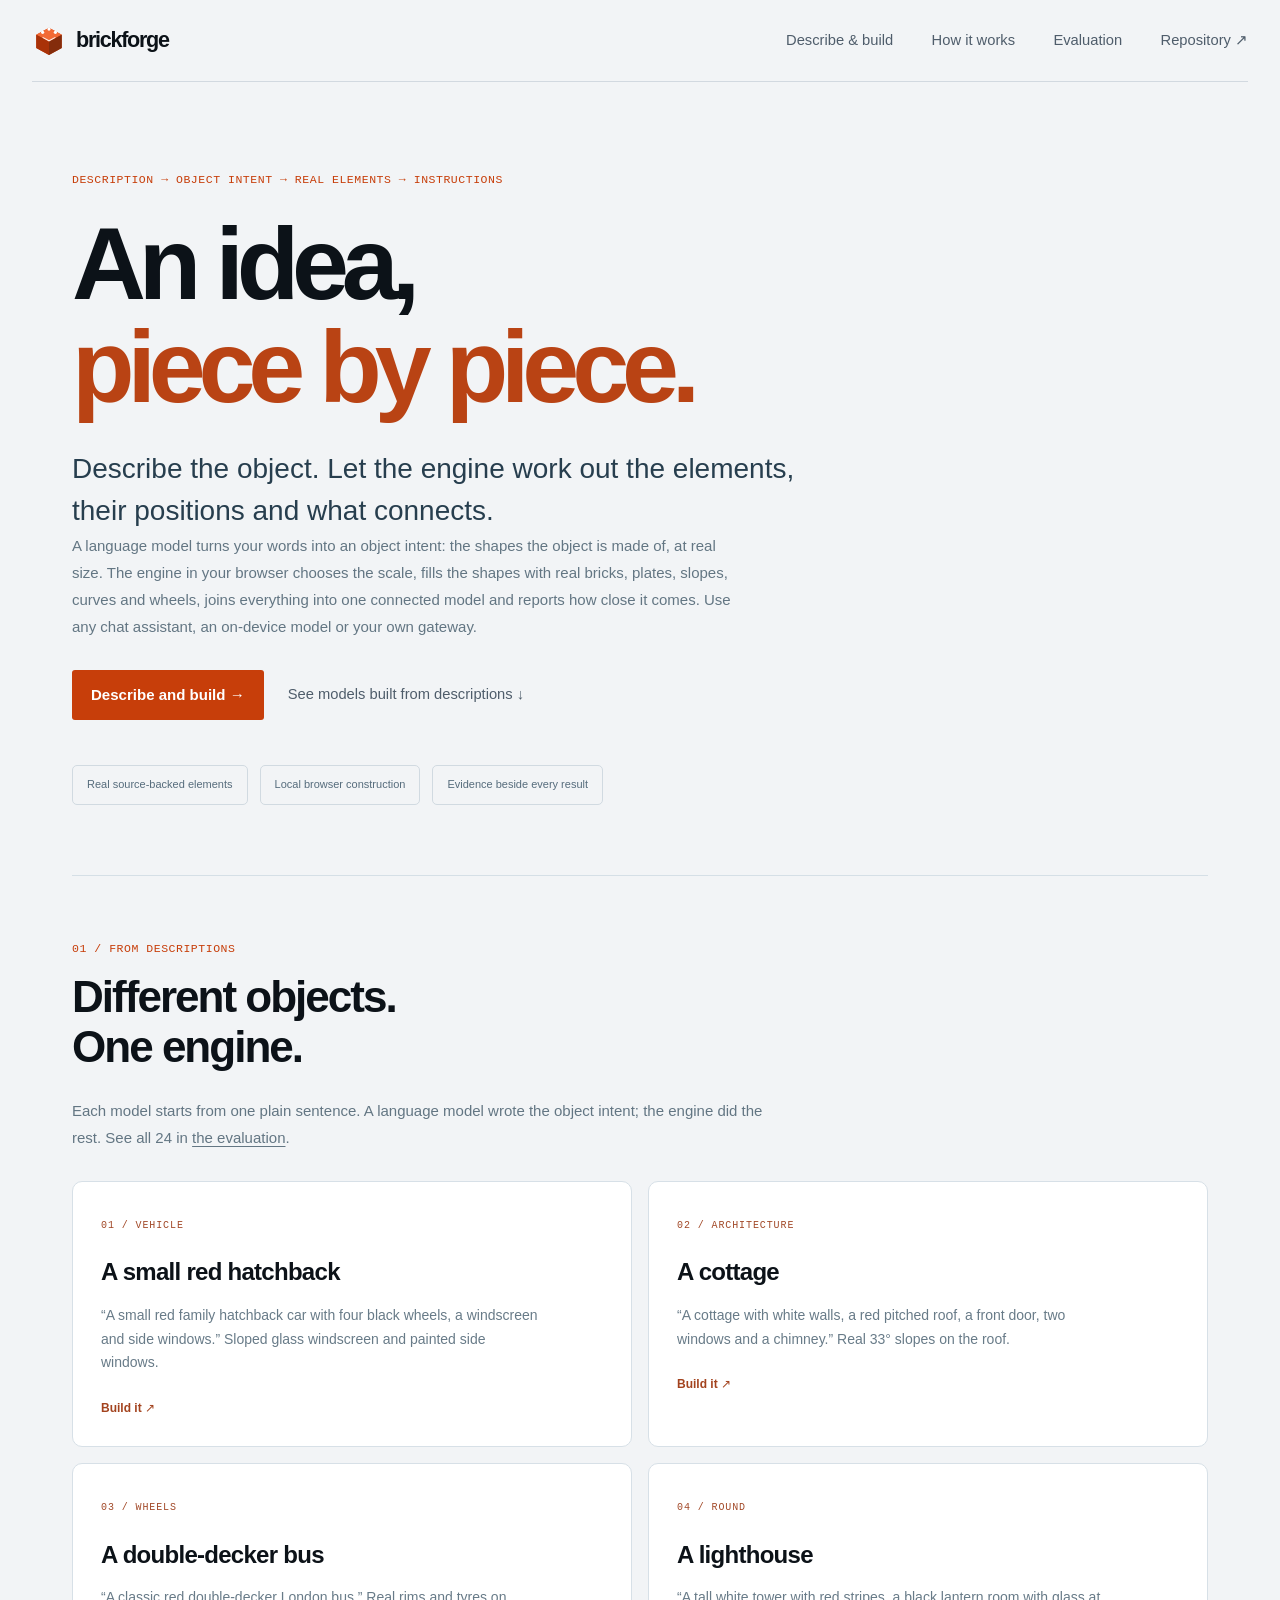
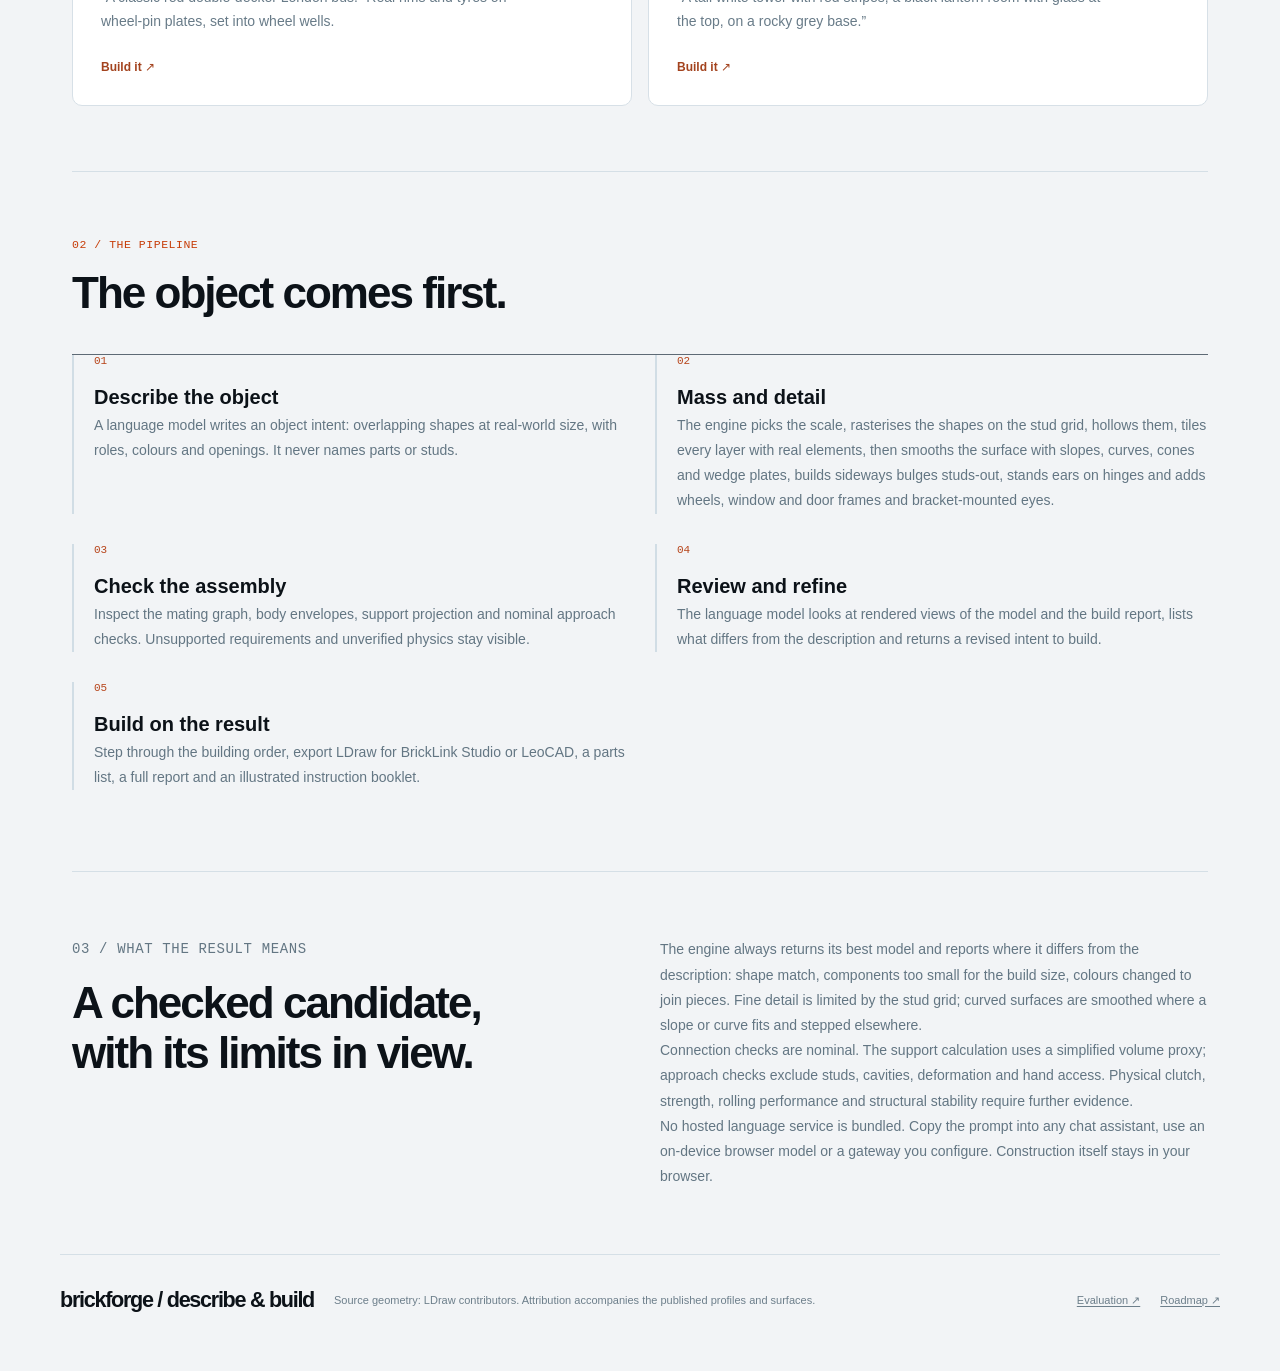
<file: docs/index.html>
<!doctype html><html lang="en"><head><meta charset="utf-8"><meta name="viewport" content="width=device-width,initial-scale=1"><meta name="description" content="Describe an object and get a buildable model of real brick elements, with a parts list and step-by-step instructions."><title>BrickForge — An idea, piece by piece</title><link rel="stylesheet" href="./assets/site.css?v=059b51e9d8f0"><link rel="stylesheet" href="./assets/home.css?v=059b51e9d8f0"><link rel="icon" href="./assets/mark.svg" type="image/svg+xml"></head><body><a class="skip-link" href="#main">Skip to content</a><header class="site-header"><a class="brand" href="./index.html?v=059b51e9d8f0"><img src="./assets/mark.svg" width="34" height="34" alt=""><span>brickforge</span></a><nav class="main-nav" aria-label="Main navigation"><a href="./studio.html?v=059b51e9d8f0">Describe &amp; build</a><a href="#method">How it works</a><a href="https://github.com/descalzi/brickforge/blob/main/docs/intent-evaluation.md">Evaluation</a><a href="https://github.com/descalzi/brickforge">Repository ↗</a></nav></header><main id="main" class="home-main"><section class="home-hero"><p class="section-index">DESCRIPTION → OBJECT INTENT → REAL ELEMENTS → INSTRUCTIONS</p><h1>An idea,<br><span>piece by piece.</span></h1><p class="home-lead">Describe the object. Let the engine work out the elements, their positions and what connects.</p><p class="home-copy">A language model turns your words into an object intent: the shapes the object is made of, at real size. The engine in your browser chooses the scale, fills the shapes with real bricks, plates, slopes, curves and wheels, joins everything into one connected model and reports how close it comes. Use any chat assistant, an on-device model or your own gateway.</p><div class="home-actions"><a class="button button-primary" href="./studio.html?example=hatchback-car&run=1&v=059b51e9d8f0">Describe and build →</a><a class="text-link" href="#examples">See models built from descriptions ↓</a></div><div class="home-proof"><span>Real source-backed elements</span><span>Local browser construction</span><span>Evidence beside every result</span></div></section><section id="examples" class="home-section"><div class="home-section-title"><p class="section-index">01 / FROM DESCRIPTIONS</p><h2>Different objects.<br>One engine.</h2><p>Each model starts from one plain sentence. A language model wrote the object intent; the engine did the rest. See all 24 in <a href="https://github.com/descalzi/brickforge/blob/main/docs/intent-evaluation.md">the evaluation</a>.</p></div><div class="brief-grid"><a href="./studio.html?example=hatchback-car&run=1&v=059b51e9d8f0"><span class="brief-index">01 / VEHICLE</span><h3>A small red hatchback</h3><p>“A small red family hatchback car with four black wheels, a windscreen and side windows.” Sloped glass windscreen and painted side windows.</p><strong>Build it ↗</strong></a><a href="./studio.html?example=cottage&run=1&v=059b51e9d8f0"><span class="brief-index">02 / ARCHITECTURE</span><h3>A cottage</h3><p>“A cottage with white walls, a red pitched roof, a front door, two windows and a chimney.” Real 33° slopes on the roof.</p><strong>Build it ↗</strong></a><a href="./studio.html?example=double-decker-bus&run=1&v=059b51e9d8f0"><span class="brief-index">03 / WHEELS</span><h3>A double-decker bus</h3><p>“A classic red double-decker London bus.” Real rims and tyres on wheel-pin plates, set into wheel wells.</p><strong>Build it ↗</strong></a><a href="./studio.html?example=lighthouse&run=1&v=059b51e9d8f0"><span class="brief-index">04 / ROUND</span><h3>A lighthouse</h3><p>“A tall white tower with red stripes, a black lantern room with glass at the top, on a rocky grey base.”</p><strong>Build it ↗</strong></a></div></section><section id="method" class="home-section"><div class="home-section-title"><p class="section-index">02 / THE PIPELINE</p><h2>The object comes first.</h2></div><ol class="method-list"><li><strong>Describe the object</strong><p>A language model writes an object intent: overlapping shapes at real-world size, with roles, colours and openings. It never names parts or studs.</p></li><li><strong>Mass and detail</strong><p>The engine picks the scale, rasterises the shapes on the stud grid, hollows them, tiles every layer with real elements, then smooths the surface with slopes, curves, cones and wedge plates, builds sideways bulges studs-out, stands ears on hinges and adds wheels, window and door frames and bracket-mounted eyes.</p></li><li><strong>Check the assembly</strong><p>Inspect the mating graph, body envelopes, support projection and nominal approach checks. Unsupported requirements and unverified physics stay visible.</p></li><li><strong>Review and refine</strong><p>The language model looks at rendered views of the model and the build report, lists what differs from the description and returns a revised intent to build.</p></li><li><strong>Build on the result</strong><p>Step through the building order, export LDraw for BrickLink Studio or LeoCAD, a parts list, a full report and an illustrated instruction booklet.</p></li></ol></section><section class="home-section home-boundary"><div><p class="section-index">03 / WHAT THE RESULT MEANS</p><h2>A checked candidate,<br>with its limits in view.</h2></div><div><p>The engine always returns its best model and reports where it differs from the description: shape match, components too small for the build size, colours changed to join pieces. Fine detail is limited by the stud grid; curved surfaces are smoothed where a slope or curve fits and stepped elsewhere.</p><p>Connection checks are nominal. The support calculation uses a simplified volume proxy; approach checks exclude studs, cavities, deformation and hand access. Physical clutch, strength, rolling performance and structural stability require further evidence.</p><p>No hosted language service is bundled. Copy the prompt into any chat assistant, use an on-device browser model or a gateway you configure. Construction itself stays in your browser.</p></div></section></main><footer class="home-footer"><a class="brand" href="./studio.html?v=059b51e9d8f0">brickforge / describe &amp; build</a><p>Source geometry: LDraw contributors. Attribution accompanies the published profiles and surfaces.</p><a href="https://github.com/descalzi/brickforge/blob/main/docs/intent-evaluation.md">Evaluation ↗</a><a href="https://github.com/descalzi/brickforge/blob/main/docs/roadmap.md">Roadmap ↗</a></footer></body></html>
</file>
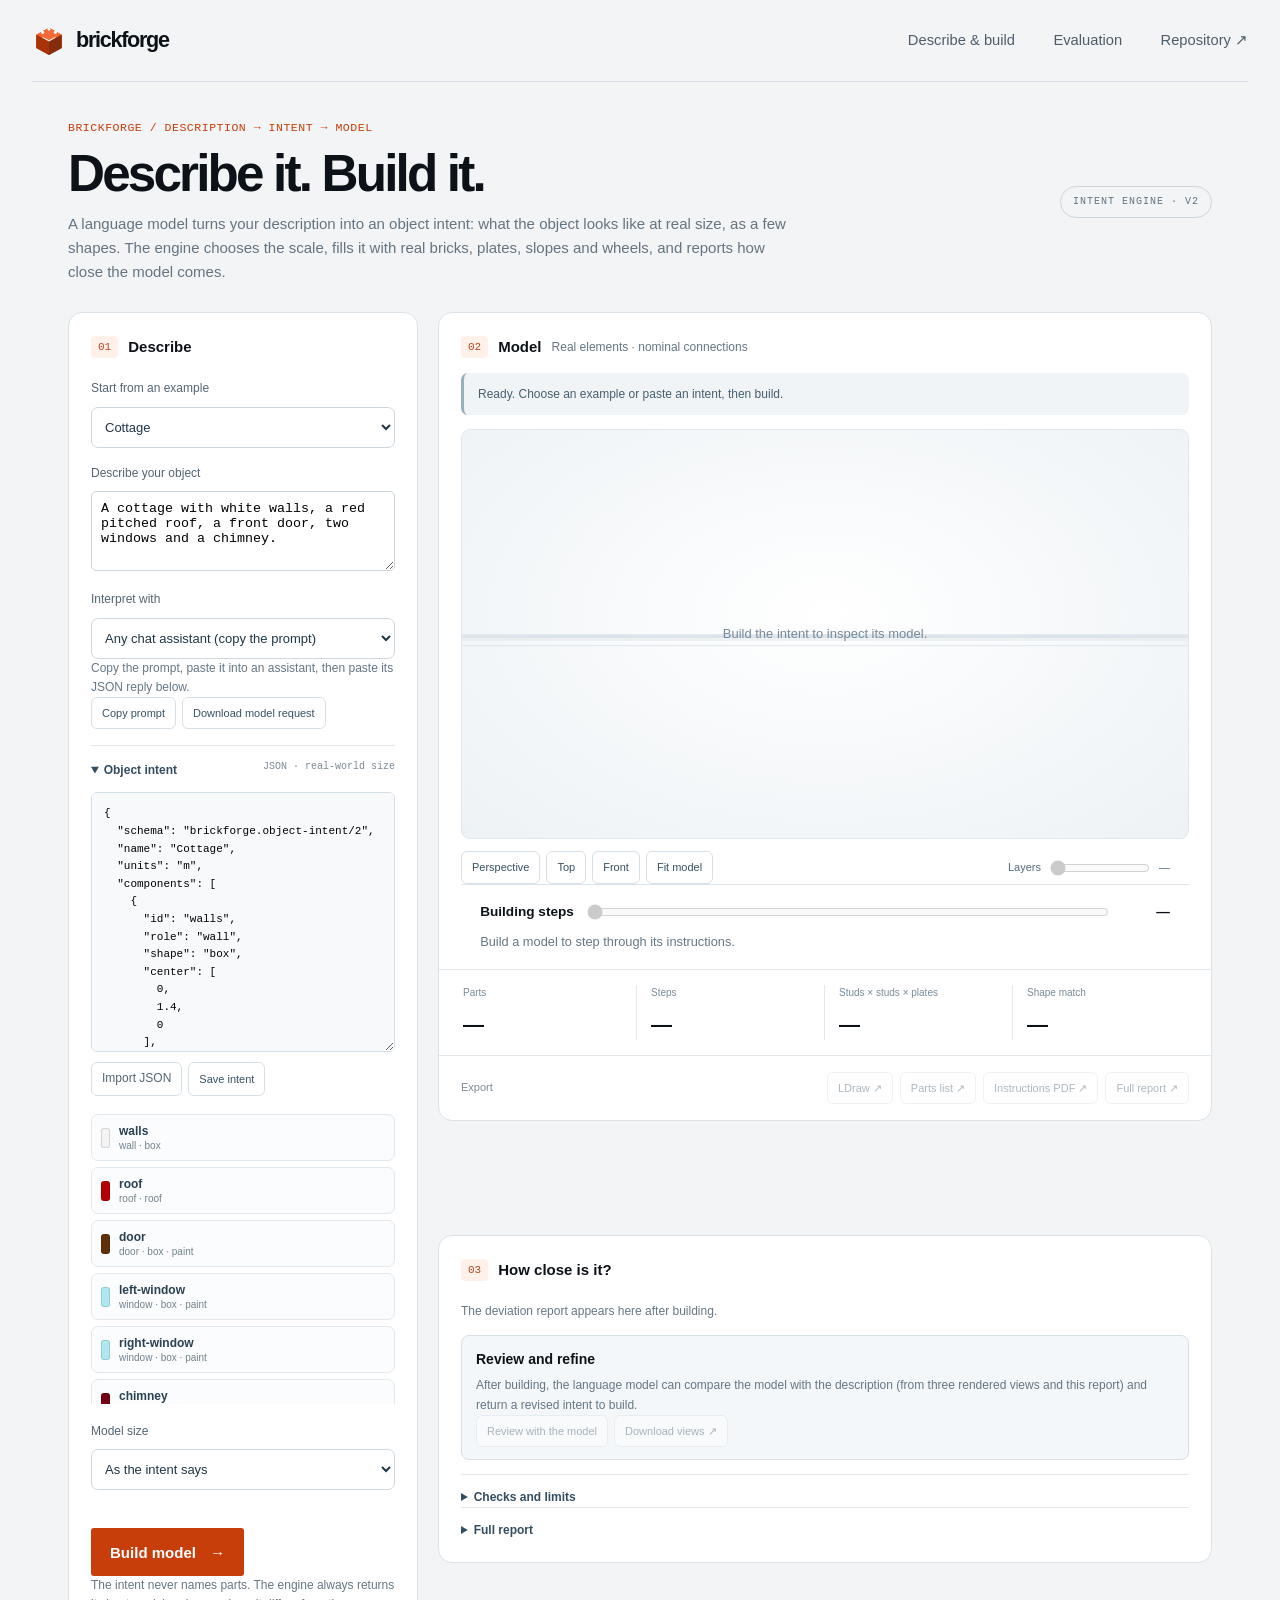
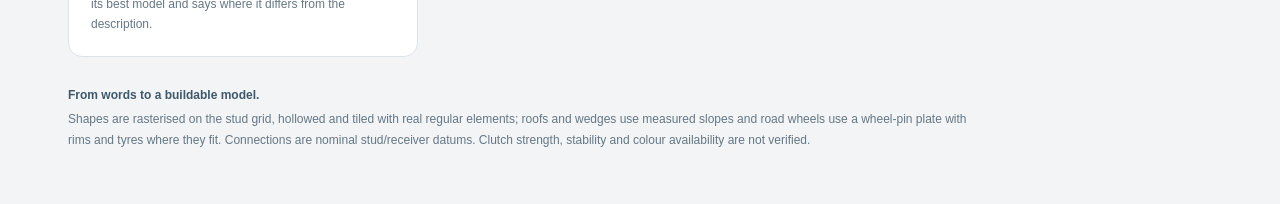
<file: docs/studio.html>
<!doctype html>
<html lang="en"><head><meta charset="utf-8"><meta name="viewport" content="width=device-width,initial-scale=1"><meta name="description" content="Describe an object, let a language model interpret it, and build a connected brick model with instructions in your browser."><title>Describe and build — BrickForge</title><link rel="stylesheet" href="./assets/site.css?v=059b51e9d8f0"><link rel="stylesheet" href="./assets/app.css?v=059b51e9d8f0"><link rel="stylesheet" href="./assets/studio.css?v=059b51e9d8f0"><link rel="icon" href="./assets/mark.svg" type="image/svg+xml"><script type="importmap">{"imports":{"three":"./assets/vendor/three/three.module.min.js?v=059b51e9d8f0","three/addons/controls/OrbitControls.js":"./assets/vendor/three/OrbitControls.js?v=059b51e9d8f0"}}</script></head>
<body><a class="skip-link" href="#main">Skip to content</a><header class="site-header"><a class="brand" href="./index.html?v=059b51e9d8f0"><img src="./assets/mark.svg" width="34" height="34" alt=""><span>brickforge</span></a><nav class="main-nav" aria-label="Main navigation"><a href="./studio.html?v=059b51e9d8f0" aria-current="page">Describe &amp; build</a><a href="https://github.com/descalzi/brickforge/blob/main/docs/intent-evaluation.md">Evaluation</a><a href="https://github.com/descalzi/brickforge">Repository ↗</a></nav></header>
<main id="main" class="studio"><section class="studio-intro"><div><p class="section-index">BRICKFORGE / DESCRIPTION → INTENT → MODEL</p><h1>Describe it. Build it.</h1><p>A language model turns your description into an object intent: what the object looks like at real size, as a few shapes. The engine chooses the scale, fills it with real bricks, plates, slopes and wheels, and reports how close the model comes.</p></div><span class="prototype-tag">INTENT ENGINE · V2</span></section>
<div class="studio-layout"><aside class="design-panel">
<div class="panel-heading"><span class="step-number">01</span><h2>Describe</h2></div>
<label for="example-select">Start from an example</label><select id="example-select" disabled><option>Loading examples…</option></select>
<label for="description-input" class="spaced">Describe your object</label><textarea id="description-input" rows="4" maxlength="12000" placeholder="A small red family car with four black wheels…"></textarea>
<label for="interpretation-provider">Interpret with</label><select id="interpretation-provider"><option value="copy">Any chat assistant (copy the prompt)</option><option value="device">On-device browser model</option><option value="gateway">My model gateway</option></select>
<div id="gateway-address" hidden><label for="interpretation-endpoint">Gateway URL</label><input id="interpretation-endpoint" type="url" placeholder="https://your-gateway.example/interpret"></div>
<p id="provider-status" class="muted" role="status">Copy the prompt, paste it into an assistant, then paste its JSON reply below.</p>
<div class="inline-actions"><button id="interpret" class="small-button">Copy prompt</button><button id="cancel-interpretation" class="small-button" hidden>Cancel</button><button id="download-request" class="small-button">Download model request</button></div>
<details id="intent-details" open><summary>Object intent <span>JSON · real-world size</span></summary><textarea id="intent-input" spellcheck="false" aria-label="Object intent JSON" placeholder="Paste the assistant's JSON reply here."></textarea><div class="inline-actions"><label class="small-button file-label">Import JSON<input id="import-intent" type="file" accept=".json,application/json"></label><button id="export-intent" class="small-button">Save intent</button></div></details>
<div id="component-list" class="component-list" aria-label="Intent components"></div>
<label for="build-size">Model size</label><select id="build-size"><option value="">As the intent says</option><option value="small">Small · longest side 12 studs</option><option value="medium">Medium · 20 studs</option><option value="large">Large · 32 studs</option><option value="xlarge">Extra large · 64 studs</option><option value="huge">Huge · 128 studs (slow)</option></select>
<div class="run-actions"><button id="build" class="button button-primary" disabled>Build model <span aria-hidden="true">→</span></button><button id="cancel-build" class="small-button" hidden>Cancel</button></div>
<p class="muted compact">The intent never names parts. The engine always returns its best model and says where it differs from the description.</p></aside>
<section class="assembly-panel"><div class="panel-heading"><span class="step-number">02</span><h2>Model</h2><span class="muted">Real elements · nominal connections</span></div>
<div id="engine-status" class="engine-status" data-state="loading" role="status" aria-live="polite">Loading part catalogues…</div>
<div id="studio-viewport" aria-label="Interactive three-dimensional model"><div id="viewer-empty">Choose an example or paste an intent, then build.</div></div>
<div class="view-toolbar"><div class="inline-actions"><button id="view-iso" class="small-button">Perspective</button><button id="view-top" class="small-button">Top</button><button id="view-front" class="small-button">Front</button><button id="view-fit" class="small-button">Fit model</button></div><label class="course-control" for="course-slider">Layers <input id="course-slider" type="range" min="1" max="1" value="1" disabled><output id="course-value">—</output></label></div>
<div class="sequence-control"><label for="step-slider">Building steps <input id="step-slider" type="range" min="1" max="1" value="1" disabled><output id="step-value">—</output></label><p id="step-detail" class="muted">Build a model to step through its instructions.</p></div>
<div class="engine-results"><div><span>Parts</span><strong id="stat-parts">—</strong></div><div><span>Steps</span><strong id="stat-steps">—</strong></div><div><span>Studs × studs × plates</span><strong id="stat-size">—</strong></div><div><span>Shape match</span><strong id="stat-fidelity">—</strong></div></div>
<div class="export-bar"><span>Export</span><button id="download-ldraw" class="small-button" disabled>LDraw ↗</button><button id="download-csv" class="small-button" disabled>Parts list ↗</button><button id="download-pdf" class="small-button" disabled>Instructions PDF ↗</button><button id="cancel-pdf" class="small-button" hidden>Cancel PDF</button><button id="download-report" class="small-button" disabled>Full report ↗</button></div>
</section>
<section class="diagnostics-panel"><div class="panel-heading"><span class="step-number">03</span><h2>How close is it?</h2></div>
<div id="report-summary" class="validation-list"><p class="muted">The deviation report appears here after building.</p></div>
<div class="review-block"><h3>Review and refine</h3><p id="review-status" class="muted" role="status">After building, the language model can compare the model with the description (from three rendered views and this report) and return a revised intent to build.</p><div class="inline-actions"><button id="review" class="small-button" disabled>Review with the model</button><button id="download-views" class="small-button" disabled>Download views ↗</button></div></div>
<div id="component-report"></div>
<div id="warning-list" class="warning-list"></div>
<details><summary>Checks and limits</summary><div id="validation-list" class="validation-list"></div></details>
<details><summary>Full report</summary><pre id="engine-report">No model has been built yet.</pre></details></section></div>
<footer class="studio-footer"><strong>From words to a buildable model.</strong><p>Shapes are rasterised on the stud grid, hollowed and tiled with real regular elements; roofs and wedges use measured slopes and road wheels use a wheel-pin plate with rims and tyres where they fit. Connections are nominal stud/receiver datums. Clutch strength, stability and colour availability are not verified.</p></footer></main>
<script type="module" src="./assets/studio.js?v=059b51e9d8f0"></script></body></html>
</file>
<file: docs/assets/site.css>
@layer reset, base, layout, components, utilities;

@layer reset {
  *, *::before, *::after { box-sizing: border-box; }
  html { scroll-behavior: smooth; }
  body, h1, h2, h3, p, figure { margin: 0; }
  img, svg { display: block; max-width: 100%; }
  a { color: inherit; }
}

@layer base {
  :root {
    color-scheme: light;
    --bg: #F2F4F6;
    --surface: #FFFFFF;
    --surface-2: #E8EDF1;
    --border: #D2D9E0;
    --border-strong: #5E6A75;
    --fg: #0C1218;
    --fg-muted: #4F5D6B;
    --accent: #C73E0A;
    --on-accent: #FFFFFF;
    --ok: #13795B;
    --warn: #9A6200;
    --crit: #C22B35;
    --font-ui: "Archivo", Arial, sans-serif;
    --font-mono: "IBM Plex Mono", ui-monospace, monospace;
    --space-1: 4px;
    --space-2: 8px;
    --space-3: 12px;
    --space-4: 16px;
    --space-6: 24px;
    --space-8: 32px;
    --space-12: 48px;
    --space-16: 64px;
    --space-24: 96px;
    --content: 1320px;
    font-family: var(--font-ui);
    font-synthesis: none;
    text-rendering: optimizeLegibility;
    -webkit-font-smoothing: antialiased;
    -moz-osx-font-smoothing: grayscale;
  }

  body {
    min-width: 320px;
    min-height: 100dvh;
    color: var(--fg);
    background: var(--bg);
    font-size: 16px;
    line-height: 1.6;
  }

  ::selection { color: var(--fg); background: #F6B69C; }
  :focus-visible { outline: 3px solid var(--accent); outline-offset: 4px; }
  a { text-underline-offset: .2em; text-decoration-thickness: 1px; }
  button, a { touch-action: manipulation; }
  .section-index, .figure-bar, .footer-id, .status-line, .progress-state {
    font-family: var(--font-mono);
    font-size: .72rem;
    font-weight: 500;
    letter-spacing: .045em;
    line-height: 1.4;
  }
}

@layer layout {
  .site-header, main, .site-footer {
    width: min(var(--content), calc(100% - 64px));
    margin-inline: auto;
  }

  .site-header {
    min-height: 82px;
    display: flex;
    align-items: center;
    justify-content: space-between;
    gap: 28px;
    border-bottom: 1px solid var(--border);
  }

  .main-nav {
    display: flex;
    align-items: center;
    gap: clamp(18px, 3vw, 42px);
  }

  .hero {
    display: grid;
    grid-template-columns: minmax(320px, .88fr) minmax(520px, 1.12fr);
    align-items: center;
    gap: clamp(38px, 5vw, 76px);
    padding-block: clamp(66px, 8vw, 112px) 70px;
  }

  .hero-copy { max-width: 600px; }
  .hero-figure { min-width: 0; }

  .intro-strip {
    display: flex;
    align-items: center;
    justify-content: space-between;
    gap: 20px;
    padding: 23px 0;
    border-top: 1px solid var(--border-strong);
    border-bottom: 1px solid var(--border-strong);
  }

  .section { padding-block: clamp(82px, 10vw, 144px); }
  .method-section { display: grid; grid-template-columns: minmax(250px, .8fr) minmax(460px, 1.2fr); gap: clamp(48px, 8vw, 124px); }
  .engineering-section { display: grid; grid-template-columns: minmax(280px, .9fr) minmax(480px, 1.1fr); gap: clamp(42px, 7vw, 100px); align-items: center; }
  .foundations-section { border-top: 1px solid var(--border); }
  .foundations-head { display: grid; grid-template-columns: 1fr minmax(240px, 390px); gap: 48px; align-items: end; margin-bottom: 52px; }
  .closing-section { display: grid; grid-template-columns: 64px 1fr auto; align-items: center; gap: clamp(24px, 4vw, 56px); padding: 52px; background: #DCE4EA; }
  .site-footer { display: grid; grid-template-columns: auto 1fr auto; gap: 40px; align-items: center; padding-block: 34px; }
}

@layer components {
  .skip-link {
    position: absolute;
    top: 8px;
    left: 8px;
    z-index: 100;
    padding: 10px 14px;
    color: var(--on-accent);
    background: var(--accent);
    transform: translateY(-160%);
  }
  .skip-link:focus { transform: translateY(0); }

  .brand {
    display: inline-flex;
    align-items: center;
    gap: 10px;
    color: var(--fg);
    font-size: 1.35rem;
    font-weight: 700;
    letter-spacing: -.06em;
    text-decoration: none;
  }
  .brand img { width: 34px; height: 34px; }
  .main-nav a, .text-link {
    color: var(--fg-muted);
    font-size: .92rem;
    font-weight: 500;
    text-decoration: none;
    transition: color 160ms ease;
  }
  .main-nav a:hover, .text-link:hover { color: var(--accent); }
  .main-nav .nav-repo { color: var(--fg); }
  .main-nav .nav-repo .arrow-icon { color: var(--accent); }
  .arrow-icon { display: inline-block; flex: 0 0 14px; width: 14px; min-width: 14px; max-width: 14px; height: 14px; min-height: 14px; max-height: 14px; vertical-align: -0.16em; }
  .main-nav a[aria-current="location"] { color: var(--accent); }

  .status-line {
    display: flex;
    align-items: center;
    gap: 10px;
    color: var(--fg-muted);
    margin-bottom: 24px;
    text-transform: uppercase;
  }
  .status-dot, .progress-state i {
    display: inline-block;
    width: 8px;
    height: 8px;
    border-radius: 50%;
    background: var(--ok);
  }

  h1, h2, h3 { color: var(--fg); text-wrap: balance; }
  h1 {
    max-width: 690px;
    font-size: clamp(3.2rem, 5.8vw, 5.9rem);
    font-weight: 700;
    line-height: .98;
    letter-spacing: -.055em;
  }
  h1 span, .engineering-copy h2 span, .closing-section h2 span { color: var(--accent); }
  .hero-intro {
    max-width: 550px;
    margin-top: 28px;
    color: var(--fg-muted);
    font-size: 1.1rem;
    line-height: 1.65;
  }
  .hero-actions { display: flex; align-items: center; flex-wrap: wrap; gap: 24px; margin-top: 34px; }
  .button {
    min-height: 48px;
    display: inline-flex;
    align-items: center;
    justify-content: center;
    gap: 14px;
    padding: 12px 18px;
    border: 1px solid transparent;
    border-radius: 3px;
    font-size: .94rem;
    font-weight: 600;
    text-decoration: none;
    transition: background-color 160ms ease, border-color 160ms ease, color 160ms ease, transform 160ms ease;
  }
  .button:hover { transform: translateY(-1px); }
  .button-primary { color: var(--on-accent); background: var(--accent); }
  .button-primary:hover { background: #A93208; }
  .button-dark { color: #FFFFFF; background: var(--fg); }
  .button-dark:hover { color: #FFFFFF; background: var(--accent); }
  .hero-footnote { margin-top: 42px; color: var(--fg-muted); font-family: var(--font-mono); font-size: .76rem; }

  .hero-figure {
    overflow: hidden;
    border: 1px solid #C7D1D9;
    background: #F8FAFB;
  }
  .figure-bar {
    min-height: 42px;
    display: flex;
    align-items: center;
    justify-content: space-between;
    gap: 12px;
    padding: 0 16px;
    color: var(--fg-muted);
    background: #FFFFFF;
    border-bottom: 1px solid var(--border);
    font-size: .64rem;
  }
  .shape-study { width: 100%; height: auto; }
  .hero-figure figcaption {
    display: flex;
    align-items: flex-start;
    justify-content: space-between;
    gap: 20px;
    padding: 14px 16px;
    border-top: 1px solid var(--border);
    color: var(--fg-muted);
    background: #FFFFFF;
    font-size: .78rem;
  }
  .hero-figure figcaption span:last-child {
    flex: 0 0 auto;
    color: var(--accent);
    font-family: var(--font-mono);
    font-size: .67rem;
    text-transform: uppercase;
  }

  .intro-strip p { font-size: 1rem; font-weight: 600; letter-spacing: -.02em; }
  .intro-strip span { width: 7px; height: 7px; border-radius: 50%; background: var(--accent); }

  .section-index { color: var(--accent); text-transform: uppercase; }
  .section-heading h2, .engineering-copy h2, .foundations-head h2, .closing-section h2 {
    margin-top: 22px;
    font-size: clamp(2.25rem, 4vw, 4rem);
    font-weight: 600;
    line-height: 1.04;
    letter-spacing: -.045em;
  }
  .section-heading h2 em { color: #60798E; font-style: normal; }
  .method-list { border-top: 1px solid var(--border-strong); }
  .method-row {
    display: grid;
    grid-template-columns: 44px minmax(0, 1fr) minmax(140px, 190px);
    gap: 18px;
    align-items: start;
    padding: 27px 0 30px;
    border-bottom: 1px solid var(--border);
  }
  .method-number { color: var(--accent); font-family: var(--font-mono); font-size: .78rem; padding-top: 4px; }
  .method-title h3 { font-size: 1.23rem; font-weight: 600; letter-spacing: -.025em; }
  .method-title p { max-width: 520px; margin-top: 7px; color: var(--fg-muted); font-size: .95rem; line-height: 1.55; }
  .method-output { display: grid; gap: 4px; text-align: right; }
  .method-output span { color: var(--fg-muted); font-family: var(--font-mono); font-size: .65rem; }
  .method-output strong { font-size: .82rem; font-weight: 600; }

  .engineering-section { background: #E7EDF1; padding-inline: clamp(24px, 5vw, 72px); }
  .engineering-copy p:not(.section-index) { max-width: 520px; margin-top: 24px; color: var(--fg-muted); font-size: 1.03rem; }
  .output-diagram { display: grid; grid-template-columns: minmax(150px, .86fr) minmax(240px, 1.14fr); align-items: center; gap: 28px; }
  .graph-core { display: grid; justify-items: center; gap: 12px; padding: 28px 18px; background: #FFFFFF; border: 1px solid var(--border); text-align: center; }
  .graph-core svg { width: 140px; }
  .graph-core strong { font-size: .95rem; }
  .graph-core span { color: var(--fg-muted); font-family: var(--font-mono); font-size: .63rem; }
  .output-branches { position: relative; display: grid; gap: 22px; }
  .output-branches::before { content: ""; position: absolute; top: 27px; bottom: 27px; left: -15px; width: 1px; background: #A7B7C3; }
  .output-item { position: relative; display: flex; gap: 14px; align-items: center; }
  .output-item::before { content: ""; position: absolute; left: -15px; top: 50%; width: 15px; height: 1px; background: #A7B7C3; }
  .output-icon svg { width: 18px; height: 18px; }
  .output-icon { width: 42px; height: 42px; display: grid; place-items: center; flex: 0 0 auto; background: #FFFFFF; border: 1px solid var(--border-strong); color: var(--accent); font-family: var(--font-mono); font-size: .78rem; }
  .output-item strong, .output-item small { display: block; }
  .output-item strong { font-size: .95rem; }
  .output-item small { margin-top: 3px; color: var(--fg-muted); font-size: .78rem; }

  .foundations-head h2 { margin-bottom: 0; }
  .foundations-intro { color: var(--fg-muted); font-size: 1rem; line-height: 1.65; }
  .progress-table { border-top: 1px solid var(--border-strong); }
  .progress-row {
    display: grid;
    grid-template-columns: 140px minmax(240px, .9fr) minmax(280px, 1.1fr);
    align-items: center;
    gap: 24px;
    min-height: 76px;
    border-bottom: 1px solid var(--border);
  }
  .progress-state { display: flex; align-items: center; gap: 10px; color: var(--fg-muted); font-size: .66rem; }
  .progress-state i { background: #9AA8B3; }
  .progress-live .progress-state i { background: var(--ok); }
  .progress-next .progress-state i { background: var(--accent); }
  .progress-row strong { font-size: .94rem; font-weight: 600; }
  .progress-row small { color: var(--fg-muted); font-size: .84rem; }
  .progress-note { margin-top: 18px; color: var(--fg-muted); font-size: .78rem; }

  .closing-section .section-index { margin-bottom: 0; }
  .closing-section h2 { margin-top: 14px; font-size: clamp(2.4rem, 4vw, 3.7rem); }
  .closing-section p:not(.section-index) { max-width: 620px; margin-top: 16px; color: var(--fg-muted); }
  .closing-mark img { width: 54px; height: 54px; }
  .site-footer { color: var(--fg-muted); font-size: .76rem; }
  .footer-brand { font-size: 1.1rem; }
  .footer-brand img { width: 28px; height: 28px; }
  .site-footer p { max-width: 780px; }
  .site-footer p a { color: var(--accent); }
  .footer-id { white-space: nowrap; }
}

@layer utilities {
  @media (max-width: 1100px) {
    .hero { grid-template-columns: 1fr; }
    .hero-copy { max-width: 760px; }
    .hero-figure { max-width: 900px; }
    .method-section, .engineering-section { grid-template-columns: 1fr; }
    .section-heading { max-width: 700px; }
  }
  @media (max-width: 760px) {
    .site-header, main, .site-footer { width: min(100% - 32px, var(--content)); }
    .site-header { min-height: 72px; }
    .main-nav { gap: 15px; }
    .main-nav a { font-size: .8rem; }
    .main-nav a:nth-child(2), .main-nav a:nth-child(3) { display: none; }
    .brand { font-size: 1.2rem; }
    .hero { padding-block: 58px 52px; gap: 44px; }
    h1 { font-size: clamp(3rem, 12vw, 4.7rem); }
    .hero-intro { font-size: 1rem; }
    .figure-bar { font-size: .56rem; padding-inline: 10px; }
    .hero-figure figcaption { display: grid; gap: 4px; }
    .intro-strip { gap: 10px; }
    .intro-strip p { font-size: .82rem; }
    .section { padding-block: 76px; }
    .foundations-head { grid-template-columns: 1fr; gap: 20px; margin-bottom: 34px; }
    .method-row { grid-template-columns: 32px 1fr; gap: 12px; }
    .method-output { grid-column: 2; text-align: left; margin-top: 4px; }
    .output-diagram { grid-template-columns: 1fr; }
    .graph-core { max-width: 260px; justify-self: center; width: 100%; }
    .output-branches { max-width: 360px; justify-self: center; width: 100%; }
    .progress-row { grid-template-columns: 1fr; align-items: start; gap: 4px; padding: 16px 0; }
    .progress-row strong { margin-top: 2px; }
    .closing-section { grid-template-columns: 42px 1fr; gap: 18px; padding: 28px 22px; }
    .closing-mark img { width: 42px; height: 42px; }
    .closing-section .button { grid-column: 2; justify-self: start; margin-top: 8px; }
    .site-footer { grid-template-columns: 1fr auto; gap: 16px; padding-block: 26px; }
    .site-footer p { grid-row: 2; grid-column: 1 / -1; }
  }
  @media (max-width: 420px) {
    .main-nav a:first-child { display: none; }
    .hero-actions { align-items: flex-start; flex-direction: column; gap: 18px; }
    .intro-strip p { font-size: .72rem; }
    .intro-strip span { width: 5px; height: 5px; }
    .drawing-labels { font-size: 10px; }
    .shape-study { width: 112%; max-width: none; margin-left: -6%; }
  }
  @media (prefers-reduced-motion: reduce) {
    html { scroll-behavior: auto; }
    *, *::before, *::after { transition-duration: .01ms !important; animation-duration: .01ms !important; animation-iteration-count: 1 !important; }
  }
}
</file>
<file: docs/assets/home.css>
.home-main{max-width:1240px;margin:auto;padding:0 40px}.home-hero{padding:90px 0 70px;max-width:930px}.home-hero h1{font-size:clamp(3.5rem,8vw,7rem);line-height:1;letter-spacing:-.07em;margin:25px 0 30px}.home-hero h1 span{color:#b94314}.home-lead{font-size:clamp(19px,2.5vw,28px);line-height:1.5;max-width:760px;color:#273e4e}.home-copy{max-width:670px;color:#637683;line-height:1.8;font-size:15px}.home-actions{display:flex;align-items:center;gap:24px;flex-wrap:wrap;margin:30px 0}.home-proof{display:flex;gap:12px;flex-wrap:wrap;margin-top:45px}.home-proof span{font-size:11px;border:1px solid #d1dae1;padding:10px 14px;border-radius:5px;color:#566c7c}.home-section{padding:65px 0;border-top:1px solid #d5dfe6;scroll-margin-top:30px}.home-section-title{max-width:710px}.home-section h2{font-size:clamp(27px,4vw,44px);line-height:1.15;letter-spacing:-.045em;margin:15px 0 24px}.home-section-title>p:not(.section-index){font-size:15px;color:#637683;line-height:1.8}.brief-grid{display:grid;grid-template-columns:repeat(2,1fr);gap:16px;margin-top:30px}.brief-grid>a{padding:28px;background:#fff;border:1px solid #d7e0e7;border-radius:10px;text-decoration:none;color:#1f3444;transition:border-color .15s}.brief-grid>a:hover{border-color:#be532c}.brief-index{font:10px monospace;letter-spacing:.09em;color:#a24928}.brief-grid h3{font-size:24px;letter-spacing:-.03em;margin:18px 0 12px}.brief-grid p{font-size:14px;color:#687b88;line-height:1.7;max-width:440px}.brief-grid strong{font-size:12px;color:#a3431e;display:block;margin-top:24px}.method-list{list-style:none;counter-reset:stages;padding:0;margin-top:35px;display:grid;grid-template-columns:1fr 1fr;gap:30px}.method-list li{counter-increment:stages;border-left:2px solid #d1dde5;padding-left:20px}.method-list li:before{content:'0' counter(stages);display:block;font:11px monospace;color:#b7451b;margin-bottom:14px}.method-list strong{font-size:20px}.method-list p,.home-boundary p{color:#637683;font-size:14px;line-height:1.8}.home-boundary{display:grid;grid-template-columns:1fr 1fr;gap:40px}.home-footer{max-width:1160px;margin:auto;border-top:1px solid #d5dfe6;padding:28px 0 50px;display:flex;flex-wrap:wrap;align-items:center;gap:20px;font-size:11px;color:#6d7f8b}.home-footer p{flex:1}.tools-grid{margin-top:30px}.home-hero.compact{padding-bottom:45px}.home-hero.compact h1{font-size:clamp(36px,6vw,65px)}@media(max-width:700px){.home-main{padding:0 22px}.home-hero{padding:55px 0 40px}.brief-grid,.method-list,.home-boundary{grid-template-columns:1fr}.home-section{padding:40px 0}.home-footer{margin:0 22px}.home-proof{gap:6px}.home-proof span{font-size:10px;padding:8px}.brief-grid>a{padding:22px}}
</file>
<file: docs/assets/app.css>
*{box-sizing:border-box}.studio{max-width:1480px;margin:auto;padding:38px 36px 50px}.studio-intro{display:flex;justify-content:space-between;align-items:center;margin-bottom:28px}.studio-intro h1{font-size:clamp(2rem,4vw,3.25rem);letter-spacing:-.055em;margin:10px 0;line-height:1.1}.studio-intro p:not(.section-index){color:#657481;max-width:730px;font-size:15px;line-height:1.6;margin-bottom:0}.prototype-tag{font:10px/1.4 monospace;letter-spacing:.1em;border:1px solid #ccd6dd;padding:8px 12px;border-radius:20px;white-space:nowrap;color:#617482}.studio-layout{display:grid;grid-template-columns:350px minmax(0,1fr);gap:20px;align-items:start}.design-panel,.assembly-panel,.diagnostics-panel{background:white;border:1px solid #dce3e8;border-radius:14px;overflow:hidden}.design-panel{padding:22px}.panel-heading{display:flex;align-items:center;gap:10px;margin-bottom:20px}.panel-heading h2{font-size:15px;margin:0;font-weight:700}.step-number{color:#b14922;font:11px monospace;background:#fff1e9;padding:5px 7px;border-radius:4px}.design-panel label{display:block;font-size:12px;color:#536573;margin:0 0 8px}.design-panel select{width:100%;border:1px solid #cdd7df;padding:11px 9px;border-radius:7px;background:#fff;color:#203646;font-size:13px}.muted{color:#657785;font-size:12px;line-height:1.6}.compact{margin-bottom:0}.component-list{margin:18px 0;display:grid;gap:6px;max-height:290px;overflow:auto}.component-row{display:flex;align-items:center;gap:9px;text-align:left;border:1px solid #e2e8ed;background:#fafcfd;padding:9px;border-radius:7px;cursor:pointer;width:100%;color:#294151}.component-row:hover,.component-row[aria-pressed=true]{border-color:#d05a2c;background:#fff6f0}.component-row .swatch{width:9px;height:20px;border-radius:3px;border:1px solid #0002;flex:none}.component-row .component-name{font-size:12px;font-weight:600;display:block}.component-row small{font-size:10px;display:block;color:#74828b;margin-top:2px}.component-row .component-state{margin-left:auto;font-size:10px;color:#74828b}.design-panel details{border-top:1px solid #e3e8ed;padding-top:15px}summary{font-size:12px;font-weight:600;cursor:pointer;color:#334e61}summary span{float:right;font-size:10px;font-weight:400;color:#718391}#design-spec{display:block;width:100%;min-height:360px;margin:14px 0 10px;padding:12px;resize:vertical;background:#f7f9fb;border:1px solid #d3dfe7;border-radius:6px;font:11px/1.6 monospace;tab-size:2}button,select,summary,input{accent-color:#c95024}button:focus-visible,summary:focus-visible,select:focus-visible,textarea:focus-visible{outline:3px solid #f3ae80;outline-offset:2px}.small-button{background:#fff;border:1px solid #d7e0e6;border-radius:6px;padding:8px 10px;color:#365164;font-family:inherit;font-weight:500;line-height:1.3;cursor:pointer;white-space:nowrap;font-size:11px}.small-button:hover{background:#f3f6f8}.small-button:disabled{opacity:.4;cursor:not-allowed}.inline-actions{display:flex;gap:6px;flex-wrap:wrap}.file-label{display:inline-block!important;margin:0!important;cursor:pointer}#import-design{display:none}.run-actions{display:flex;gap:8px;margin-top:22px}#run-design{flex:1;justify-content:space-between;font-size:13px;padding:13px 16px}#run-design:disabled{opacity:.5}.assembly-panel{padding:22px 22px 0}.assembly-panel .panel-heading{margin-bottom:14px}#viewer-label{margin-left:auto;font-size:10px}.engine-status{background:#f0f4f7;color:#475f70;border-radius:7px;font-size:12px;line-height:1.5;padding:12px 14px;border-left:3px solid #9aafbe;margin-bottom:14px;overflow-wrap:anywhere}.engine-status[data-state=planned]{background:#edf6ef;color:#28633c;border-left-color:#488d5e}.engine-status[data-state=blocked]{background:#fff0e9;color:#93451f;border-left-color:#d46c3a}.engine-status[data-state=planning]{border-left-color:#d05a2c;animation:pulse 1.2s ease-in-out infinite}@keyframes pulse{50%{opacity:.65}}#studio-viewport{height:410px;position:relative;background:radial-gradient(ellipse at 50% 45%,#fff,#edf2f5);border:1px solid #e0e7ed;border-radius:9px;overflow:hidden}#studio-viewport canvas{width:100%;height:100%;display:block;touch-action:none}#viewer-empty{position:absolute;inset:0;display:flex;align-items:center;justify-content:center;color:#758999;font-size:13px;padding:24px;text-align:center}#viewer-empty[hidden]{display:none}.view-toolbar{display:flex;align-items:center;justify-content:space-between;gap:12px;padding-top:12px}.course-control{display:flex;align-items:center;gap:7px;font-size:11px;color:#536a7b}.course-control input{width:100px}.course-control output{min-width:30px}.viewer-note{font-size:10px;color:#7c8b96;line-height:1.5;margin:10px 0 15px}.engine-results{display:grid;grid-template-columns:repeat(4,1fr);border-top:1px solid #e2e8ec;border-bottom:1px solid #e2e8ec;margin:0 -22px;padding:15px 10px}.engine-results>div{padding:0 14px;border-right:1px solid #e2e8ec}.engine-results>div:last-child{border:0}.engine-results span{display:block;font-size:10px;color:#788b99;margin-bottom:6px}.engine-results strong{font-size:21px;font-weight:600;letter-spacing:-.04em}#engine-size{font-size:13px;letter-spacing:0;line-height:25px}.export-bar{display:flex;align-items:center;gap:7px;flex-wrap:wrap;padding:16px 0}.export-bar>span{font-size:11px;color:#788b99;margin-right:auto}.diagnostics-panel{grid-column:2;padding:22px}.validation-list{display:grid;grid-template-columns:1fr 1fr;gap:8px}.check{font-size:11px;line-height:1.5;padding:8px 10px;background:#f6f8fa;border-radius:5px}.check strong{display:block;font-size:11px;font-weight:500}.check small{color:#738390;font-size:10px}.check[data-state=passed] strong:before{content:'✓ ';color:#34774e}.check[data-state=not_assessed] strong:before{content:'○ ';color:#987541}.check[data-state=failed] strong:before{content:'× ';color:#b7432f}.warning-list{font-size:11px;color:#7e674e;line-height:1.6;margin:14px 0}.warning-list ul{padding-left:17px}.diagnostics-panel details{border-top:1px solid #e2e8ed;padding-top:13px}#engine-report{white-space:pre-wrap;overflow-wrap:anywhere;max-height:400px;overflow:auto;font:10px/1.6 monospace;color:#526b7d}.studio-footer{margin-top:28px;max-width:900px;color:#657785;font-size:12px;line-height:1.7}.studio-footer strong{color:#3f586b}.studio-footer p{margin:4px 0}@media(min-width:1200px){.design-panel{grid-row:span 2}}@media(max-width:1000px){.studio-layout{grid-template-columns:300px minmax(0,1fr)}.view-toolbar{align-items:flex-start;flex-direction:column}.engine-results strong{font-size:18px}.engine-results>div{padding:0 9px}}@media(max-width:760px){.studio{padding:24px 16px}.studio-intro{display:block}.prototype-tag{display:inline-block;margin-top:14px}.studio-layout{grid-template-columns:1fr}.diagnostics-panel{grid-column:1}.component-list{max-height:170px}#studio-viewport{height:330px}.validation-list{grid-template-columns:1fr}.engine-results{grid-template-columns:repeat(2,1fr);gap:15px}.engine-results>div:nth-child(2){border:0}#viewer-label{max-width:100px;text-align:right}.studio-intro h1{font-size:2.3rem}}

.sequence-control{padding:1rem 1.2rem;border-top:1px solid var(--line,#dce4e9)}
.sequence-control label{display:flex;align-items:center;gap:.7rem;font-size:.85rem;font-weight:600}
.sequence-control input{flex:1;min-width:40px;accent-color:#c67435}
.sequence-control output{min-width:3rem;text-align:right}
.sequence-control p{margin:.6rem 0 0;font-size:.8rem}

.description-panel{margin-bottom:20px}.description-panel summary{margin-bottom:15px}.description-panel textarea,.description-panel input,.component-fields input{width:100%;padding:9px;border:1px solid #cad6df;border-radius:5px;font:12px/1.5 inherit;margin-bottom:10px}.description-panel textarea{resize:vertical}.brief-separator{font:9px monospace;letter-spacing:.08em;color:#71818d;margin:20px 0 12px}.component-fields{display:grid;grid-template-columns:1fr 1fr;gap:8px}.component-fields label{margin:0}.revision-bar{display:flex;gap:6px;margin-top:16px}.revision-bar select{min-width:0;font-size:10px;padding:6px}

#pick-list { margin-top: 1rem; overflow-x: auto; }
#pick-list summary { cursor: pointer; font-weight: 600; }
.pick-toolbar { display: flex; align-items: center; justify-content: space-between; gap: .5rem; margin: .75rem 0; }
#pick-list table { width: 100%; border-collapse: collapse; font-variant-numeric: tabular-nums; }
#pick-list th, #pick-list td { text-align: left; padding: .4rem .25rem; border-bottom: 1px solid #dae2e6; }
#pick-list th { font-size: .8rem; }
</file>
<file: docs/assets/studio.css>
/* Describe & build studio: extends the design studio layout. */
.design-panel .spaced{margin-top:16px}
#description-input,#interpretation-endpoint{width:100%;padding:9px;border:1px solid #cad6df;border-radius:5px;font:12px/1.5 inherit;margin-bottom:12px;resize:vertical}
#intent-details{margin:16px 0 4px}
#intent-details summary span{color:#7a8a96;font:10px monospace;margin-left:6px}
#intent-input{display:block;width:100%;min-height:260px;margin:12px 0 10px;padding:12px;resize:vertical;background:#f7f9fb;border:1px solid #d3dfe7;border-radius:6px;font:11px/1.6 monospace;tab-size:2}
#build-size{margin-bottom:16px}
.report-table{width:100%;border-collapse:collapse;font-size:12px;margin:6px 0 16px}
.report-table th{text-align:left;font-weight:600;color:#536573;border-bottom:1px solid #dce3e8;padding:6px 4px}
.report-table td{border-bottom:1px solid #eef2f5;padding:6px 4px;vertical-align:top}
.status-pill{display:inline-block;font:10px/1.4 monospace;padding:2px 6px;border-radius:10px;background:#e8f4ef;color:#13795b}
.status-pill[data-state="thickened"],.status-pill[data-state="stepped"]{background:#fff4e0;color:#9a6200}
.status-pill[data-state="lost"]{background:#fde8ea;color:#c22b35}
.status-pill[data-state="real_wheel_assembly"],.status-pill[data-state="slope_elements"]{background:#e7f0fb;color:#1e5aa8}
.fidelity-bar{height:6px;border-radius:3px;background:#e1e9ed;overflow:hidden;margin-top:6px}
.fidelity-bar span{display:block;height:100%;background:#c73e0a}
.file-label input{position:absolute;width:1px;height:1px;opacity:0;overflow:hidden}
.file-label{position:relative}

.review-block{margin:14px 0;padding:12px 14px;border:1px solid var(--line,#d7e0e4);border-radius:8px;background:var(--paper,#f4f7f9)}
.review-block h3{margin:0 0 6px;font-size:14px}
</file>
